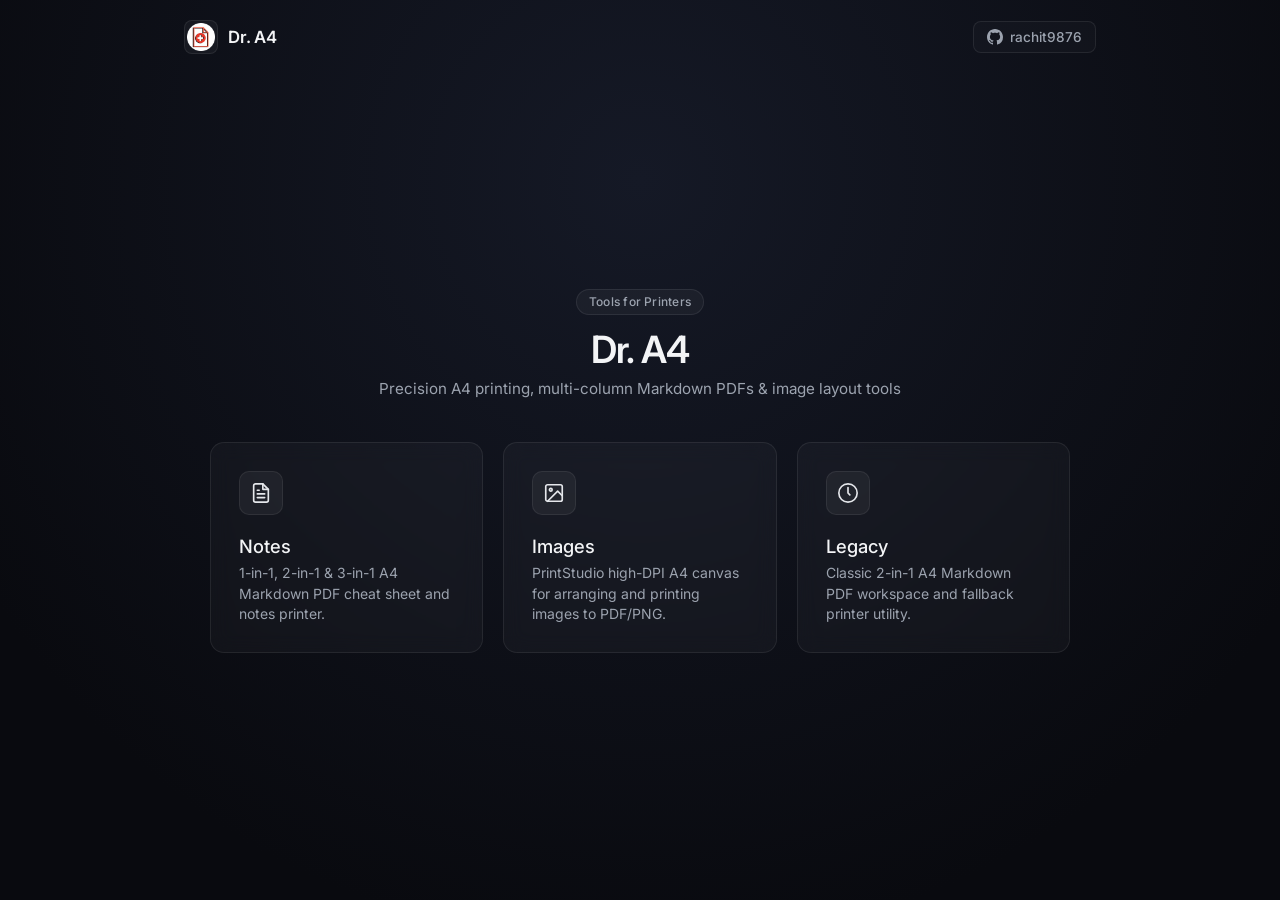
<file: index.html>
<!DOCTYPE html>
<html lang="en">
<head>
  <meta charset="UTF-8">
  <meta name="viewport" content="width=device-width, initial-scale=1.0">
  <title>Dr. A4 (Dr A4) — Tools for Printers, A4 Cheat Sheets &amp; Print Layout Studio</title>

  <!-- Primary SEO Meta Tags -->
  <meta name="title" content="Dr. A4 (Dr A4) — Tools for Printers, A4 Cheat Sheets &amp; Print Layout Studio">
  <meta name="description" content="Dr. A4 (Dr A4) by rachit9876: Minimalist web tools for printers. Create multi-column A4 Markdown PDF cheat sheets, high-DPI print image layouts, and print-ready documents.">
  <meta name="keywords" content="Dr. A4, Dr A4, tools for printers, A4 printer tools, A4 cheat sheet generator, A4 markdown PDF, print layout studio, A4 image printer, 2-in-1 A4 print, 3-in-1 A4 print, rachit9876">
  <meta name="author" content="rachit9876">
  <meta name="robots" content="index, follow, max-image-preview:large, max-snippet:-1">
  <meta name="application-name" content="Dr. A4">
  <meta name="theme-color" content="#090a0f">

  <!-- Favicons -->
  <link rel="icon" type="image/webp" href="logo.webp">
  <link rel="shortcut icon" type="image/webp" href="logo.webp">
  <link rel="apple-touch-icon" href="logo.webp">

  <!-- Open Graph / Social -->
  <meta property="og:type" content="website">
  <meta property="og:site_name" content="Dr. A4">
  <meta property="og:title" content="Dr. A4 (Dr A4) — Tools for Printers">
  <meta property="og:description" content="Precision A4 printing utilities: multi-column Markdown PDF cheat sheets, high-DPI image print layout studio, and classic A4 print tools by rachit9876.">
  <meta property="og:image" content="logo.webp">
  <meta property="og:image:type" content="image/webp">
  <meta property="og:image:alt" content="Dr. A4 — Tools for Printers Logo">

  <!-- Twitter Card -->
  <meta name="twitter:card" content="summary_large_image">
  <meta name="twitter:title" content="Dr. A4 (Dr A4) — Tools for Printers">
  <meta name="twitter:description" content="Precision A4 printing utilities: multi-column Markdown PDF cheat sheets and high-DPI image print layout studio by rachit9876.">
  <meta name="twitter:image" content="logo.webp">
  <meta name="twitter:image:alt" content="Dr. A4 — Tools for Printers Logo">

  <!-- JSON-LD Structured Data for Search Engines -->
  <script type="application/ld+json">
  {
    "@context": "https://schema.org",
    "@graph": [
      {
        "@type": "WebSite",
        "name": "Dr. A4",
        "alternateName": ["Dr A4", "Dr. A4 Printer Tools", "Dr A4 Tools for Printers"],
        "image": "logo.webp",
        "description": "Minimalist web tools for printers: multi-column A4 Markdown PDF cheat sheets and high-DPI image print layout studio.",
        "author": {
          "@type": "Person",
          "name": "rachit9876",
          "url": "https://github.com/rachit9876"
        }
      },
      {
        "@type": "SoftwareApplication",
        "name": "Dr. A4",
        "alternateName": "Dr A4",
        "image": "logo.webp",
        "applicationCategory": "UtilitiesApplication",
        "operatingSystem": "Web Browser",
        "offers": {
          "@type": "Offer",
          "price": "0",
          "priceCurrency": "USD"
        },
        "description": "Suite of tools for printers including A4 Markdown PDF Notes pagination, PrintStudio A4 image canvas, and Legacy 2-in-1 A4 sheet generator.",
        "creator": {
          "@type": "Person",
          "name": "rachit9876",
          "sameAs": "https://github.com/rachit9876"
        },
        "hasPart": [
          {
            "@type": "WebApplication",
            "name": "Dr. A4 Notes — A4 Markdown PDF",
            "url": "notes.html",
            "description": "Multi-column 1-in-1, 2-in-1, and 3-in-1 A4 Markdown PDF cheat sheet generator."
          },
          {
            "@type": "WebApplication",
            "name": "Dr. A4 Images — PrintStudio",
            "url": "images.html",
            "description": "High-DPI A4 image print layout studio with PDF, PNG, and JPEG export."
          },
          {
            "@type": "WebApplication",
            "name": "Dr. A4 Legacy",
            "url": "legacy/index.html",
            "description": "Classic 2-in-1 A4 Markdown PDF print workspace."
          }
        ]
      }
    ]
  }
  </script>

  <link rel="preconnect" href="https://fonts.googleapis.com">
  <link rel="preconnect" href="https://fonts.gstatic.com" crossorigin>
  <link href="https://fonts.googleapis.com/css2?family=Inter:wght@400;500;600&display=swap" rel="stylesheet">
  <style>
    :root {
      --bg: #090a0f;
      --card-bg: rgba(255, 255, 255, 0.03);
      --card-border: rgba(255, 255, 255, 0.08);
      --card-hover-border: rgba(255, 255, 255, 0.22);
      --card-hover-bg: rgba(255, 255, 255, 0.06);
      --text-main: #f3f4f6;
      --text-muted: #9ca3af;
      --accent: #3b82f6;
    }

    * {
      box-sizing: border-box;
      margin: 0;
      padding: 0;
    }

    body {
      font-family: 'Inter', -apple-system, BlinkMacSystemFont, sans-serif;
      background: radial-gradient(circle at 50% 20%, #151926 0%, var(--bg) 80%);
      color: var(--text-main);
      min-height: 100vh;
      display: flex;
      flex-direction: column;
    }

    /* Top Minimalist Navbar */
    .navbar {
      width: 100%;
      max-width: 960px;
      margin: 0 auto;
      padding: 1.25rem 1.5rem;
      display: flex;
      align-items: center;
      justify-content: space-between;
    }

    .nav-brand {
      display: inline-flex;
      align-items: center;
      gap: 0.65rem;
      text-decoration: none;
      color: var(--text-main);
      font-weight: 600;
      font-size: 1.05rem;
      letter-spacing: -0.02em;
    }

    .nav-logo {
      width: 34px;
      height: 34px;
      object-fit: contain;
      border-radius: 8px;
      border: 1px solid var(--card-border);
      background: rgba(255, 255, 255, 0.04);
      padding: 2px;
    }

    .nav-github {
      display: inline-flex;
      align-items: center;
      gap: 0.45rem;
      color: var(--text-muted);
      text-decoration: none;
      font-size: 0.85rem;
      font-weight: 500;
      padding: 0.45rem 0.8rem;
      border-radius: 8px;
      border: 1px solid var(--card-border);
      background: rgba(255, 255, 255, 0.02);
      transition: all 0.15s ease;
    }

    .nav-github:hover {
      color: var(--text-main);
      border-color: var(--card-hover-border);
      background: rgba(255, 255, 255, 0.06);
    }

    .center-wrap {
      display: flex;
      flex-direction: column;
      align-items: center;
      justify-content: center;
      flex: 1;
      width: 100%;
      padding: 2rem 1.5rem 4rem;
    }

    header {
      text-align: center;
      margin-bottom: 2.75rem;
      display: flex;
      flex-direction: column;
      align-items: center;
    }

    .badge {
      display: inline-flex;
      align-items: center;
      gap: 0.4rem;
      font-size: 0.75rem;
      font-weight: 500;
      color: var(--text-muted);
      background: rgba(255, 255, 255, 0.04);
      border: 1px solid var(--card-border);
      padding: 0.28rem 0.75rem;
      border-radius: 999px;
      margin-bottom: 0.75rem;
      letter-spacing: 0.02em;
    }

    header h1 {
      font-size: 2.35rem;
      font-weight: 600;
      letter-spacing: -0.03em;
      margin-bottom: 0.45rem;
    }

    header p {
      font-size: 0.95rem;
      color: var(--text-muted);
    }

    .grid {
      display: grid;
      grid-template-columns: repeat(auto-fit, minmax(240px, 1fr));
      gap: 1.25rem;
      width: 100%;
      max-width: 860px;
    }

    .card {
      position: relative;
      display: flex;
      flex-direction: column;
      align-items: flex-start;
      padding: 1.75rem;
      background: var(--card-bg);
      border: 1px solid var(--card-border);
      border-radius: 14px;
      text-decoration: none;
      color: inherit;
      backdrop-filter: blur(10px);
      -webkit-backdrop-filter: blur(10px);
      transition: all 0.2s cubic-bezier(0.16, 1, 0.3, 1);
    }

    .card:hover {
      transform: translateY(-3px);
      border-color: var(--card-hover-border);
      background: var(--card-hover-bg);
      box-shadow: 0 12px 32px rgba(0, 0, 0, 0.4);
    }

    .icon-wrapper {
      width: 44px;
      height: 44px;
      display: flex;
      align-items: center;
      justify-content: center;
      border-radius: 10px;
      background: rgba(255, 255, 255, 0.05);
      border: 1px solid rgba(255, 255, 255, 0.07);
      margin-bottom: 1.25rem;
      color: #e5e7eb;
      transition: background 0.2s ease, transform 0.2s ease;
    }

    .card:hover .icon-wrapper {
      background: rgba(255, 255, 255, 0.1);
      transform: scale(1.05);
    }

    .card h2 {
      font-size: 1.15rem;
      font-weight: 500;
      margin-bottom: 0.4rem;
      display: flex;
      align-items: center;
      gap: 0.4rem;
      width: 100%;
    }

    .card h2 .arrow {
      margin-left: auto;
      font-size: 0.9rem;
      opacity: 0;
      transform: translateX(-4px);
      transition: all 0.2s ease;
      color: var(--text-muted);
    }

    .card:hover h2 .arrow {
      opacity: 1;
      transform: translateX(0);
      color: var(--text-main);
    }

    .card p {
      font-size: 0.875rem;
      color: var(--text-muted);
      line-height: 1.45;
    }

    @media (max-width: 640px) {
      .grid {
        grid-template-columns: 1fr;
      }
      header h1 {
        font-size: 1.85rem;
      }
    }
  </style>
</head>
<body>

  <!-- Top Navbar -->
  <nav class="navbar" aria-label="Main Navigation">
    <a href="index.html" class="nav-brand">
      <img src="logo.webp" alt="Dr. A4 Logo" class="nav-logo" width="34" height="34">
      <span>Dr. A4</span>
    </a>

    <a href="https://github.com/rachit9876" target="_blank" rel="noopener noreferrer" class="nav-github" aria-label="rachit9876 on GitHub">
      <svg width="16" height="16" viewBox="0 0 24 24" fill="currentColor" aria-hidden="true">
        <path d="M12 0C5.37 0 0 5.37 0 12c0 5.31 3.435 9.795 8.205 11.385.6.105.825-.255.825-.57 0-.285-.015-1.23-.015-2.235-3.015.555-3.795-.735-4.035-1.41-.135-.345-.72-1.41-1.23-1.695-.42-.225-1.02-.78-.015-.795.945-.015 1.62.87 1.845 1.23 1.08 1.815 2.805 1.305 3.495.99.105-.78.42-1.305.765-1.605-2.67-.3-5.46-1.335-5.46-5.925 0-1.305.465-2.385 1.23-3.225-.12-.3-.54-1.53.12-3.18 0 0 1.005-.315 3.3 1.23.96-.27 1.98-.405 3-.405s2.04.135 3 .405c2.295-1.56 3.3-1.23 3.3-1.23.66 1.65.24 2.88.12 3.18.765.84 1.23 1.905 1.23 3.225 0 4.605-2.805 5.625-5.475 5.925.435.375.81 1.095.81 2.22 0 1.605-.015 2.895-.015 3.3 0 .315.225.69.825.57A12.02 12.02 0 0 0 24 12c0-6.63-5.37-12-12-12z"/>
      </svg>
      <span>rachit9876</span>
    </a>
  </nav>

  <div class="center-wrap">
    <header>
      <div class="badge">Tools for Printers</div>
      <h1>Dr. A4</h1>
      <p>Precision A4 printing, multi-column Markdown PDFs &amp; image layout tools</p>
    </header>

    <main class="grid" aria-label="Dr. A4 Printer Tools">
      <!-- Notes Card -->
      <a href="notes.html" class="card" title="Dr. A4 Notes — Multi-Column A4 Markdown PDF Generator">
        <div class="icon-wrapper" aria-hidden="true">
          <svg width="22" height="22" viewBox="0 0 24 24" fill="none" stroke="currentColor" stroke-width="1.8" stroke-linecap="round" stroke-linejoin="round">
            <path d="M14 2H6a2 2 0 0 0-2 2v16a2 2 0 0 0 2 2h12a2 2 0 0 0 2-2V8z"></path>
            <polyline points="14 2 14 8 20 8"></polyline>
            <line x1="16" y1="13" x2="8" y2="13"></line>
            <line x1="16" y1="17" x2="8" y2="17"></line>
            <line x1="10" y1="9" x2="8" y2="9"></line>
          </svg>
        </div>
        <h2>Notes <span class="arrow">→</span></h2>
        <p>1-in-1, 2-in-1 &amp; 3-in-1 A4 Markdown PDF cheat sheet and notes printer.</p>
      </a>

      <!-- Images Card -->
      <a href="images.html" class="card" title="Dr. A4 Images — High-DPI A4 Print Layout Studio">
        <div class="icon-wrapper" aria-hidden="true">
          <svg width="22" height="22" viewBox="0 0 24 24" fill="none" stroke="currentColor" stroke-width="1.8" stroke-linecap="round" stroke-linejoin="round">
            <rect x="3" y="3" width="18" height="18" rx="2" ry="2"></rect>
            <circle cx="8.5" cy="8.5" r="1.5"></circle>
            <polyline points="21 15 16 10 5 21"></polyline>
          </svg>
        </div>
        <h2>Images <span class="arrow">→</span></h2>
        <p>PrintStudio high-DPI A4 canvas for arranging and printing images to PDF/PNG.</p>
      </a>

      <!-- Legacy Card -->
      <a href="legacy/index.html" class="card" title="Dr. A4 Legacy — Classic 2-in-1 A4 Print Tool">
        <div class="icon-wrapper" aria-hidden="true">
          <svg width="22" height="22" viewBox="0 0 24 24" fill="none" stroke="currentColor" stroke-width="1.8" stroke-linecap="round" stroke-linejoin="round">
            <circle cx="12" cy="12" r="10"></circle>
            <polyline points="12 6 12 12 14 14"></polyline>
          </svg>
        </div>
        <h2>Legacy <span class="arrow">→</span></h2>
        <p>Classic 2-in-1 A4 Markdown PDF workspace and fallback printer utility.</p>
      </a>
    </main>
  </div>

</body>
</html>
</file>
